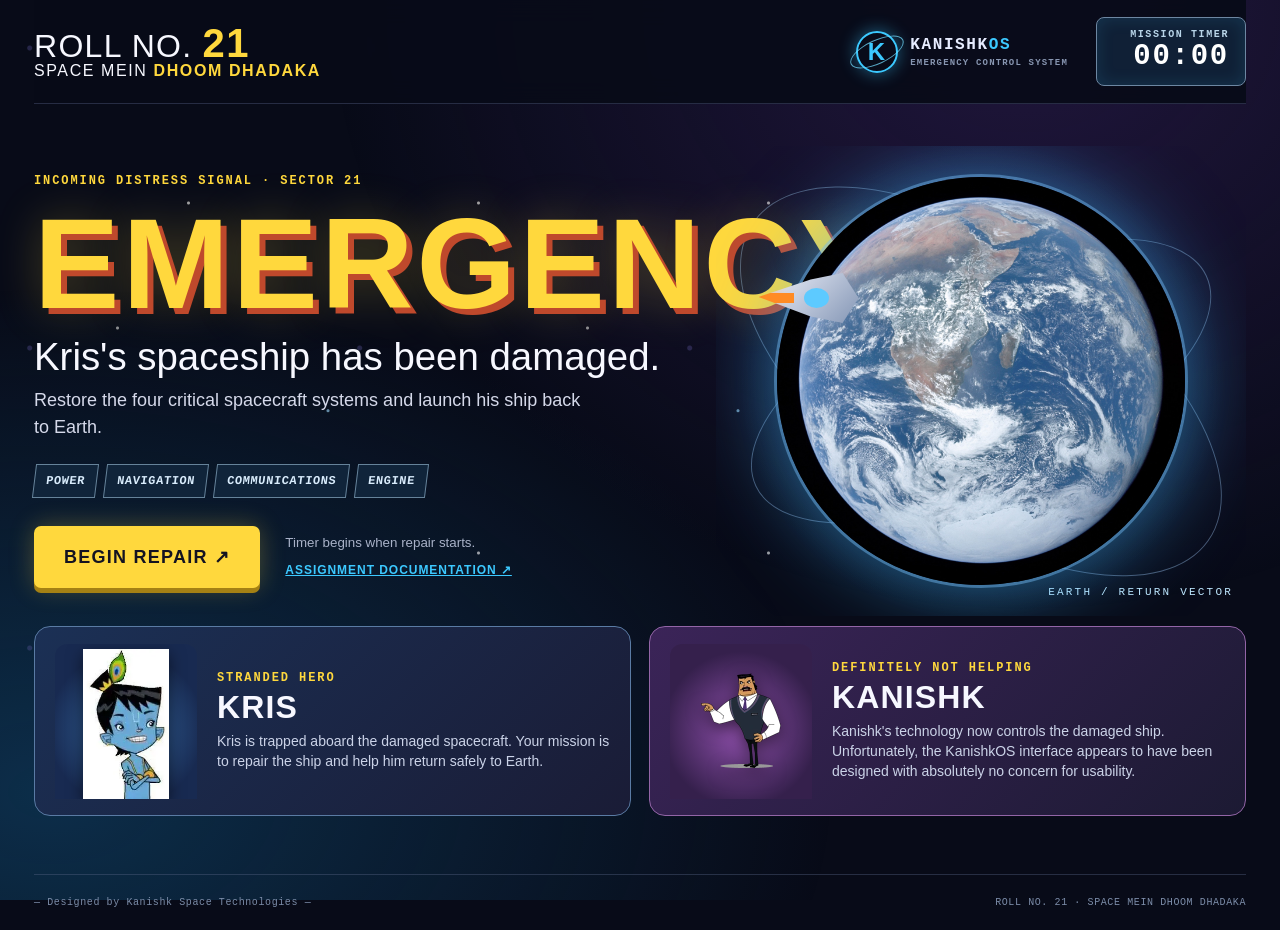
<file: index.html>
<!doctype html>
<html lang="en">
<head>
  <meta charset="utf-8">
  <meta name="viewport" content="width=device-width, initial-scale=1">
  <meta name="theme-color" content="#080b18">
  <title>Roll No. 21: Space Mein Dhoom Dhadaka | KanishkOS</title>
  <link rel="stylesheet" href="styles.css?v=20261001-2">
  <script src="app.js?v=4" defer></script>
</head>
<body>
  <div class="site-shell">
    <header class="site-header">
      <button type="button" id="brand-home" class="brand" aria-label="Return to mission home" title="Mission home">
        <span class="brand-roll">ROLL NO. <strong>21</strong></span>
        <span class="brand-title">SPACE MEIN <b>DHOOM DHADAKA</b></span>
      </button>
      <div class="os-brand"><span class="orbit-logo" aria-hidden="true">K</span><span>KANISHK<span class="os-blue">OS</span><small>EMERGENCY CONTROL SYSTEM</small></span></div>
      <div class="timer" aria-live="off"><span>MISSION TIMER</span><strong id="timer-display">00:00</strong></div>
    </header>

    <main>
      <section id="intro-screen" class="screen intro-screen" aria-labelledby="intro-title">
        <div class="intro-grid">
          <div class="intro-copy">
            <p class="eyebrow warning-text">INCOMING DISTRESS SIGNAL · SECTOR 21</p>
            <h1 id="intro-title">EMERGENCY<span class="bang">!</span></h1>
            <p class="intro-lede">Kris's spaceship has been damaged.</p>
            <p class="intro-description">Restore the four critical spacecraft systems and launch his ship back to Earth.</p>
            <div class="system-names" aria-label="Systems to restore"><span>POWER</span><span>NAVIGATION</span><span>COMMUNICATIONS</span><span>ENGINE</span></div>
            <div class="intro-actions"><button type="button" id="begin-repair" class="button button-primary button-huge"><span id="begin-repair-label">BEGIN REPAIR</span> <span aria-hidden="true">↗</span></button><div><small id="intro-timer-note">Timer begins when repair starts.</small><a href="documentation.html" target="_blank" rel="noopener">ASSIGNMENT DOCUMENTATION ↗</a></div></div>
          </div>
          <div class="intro-art" aria-hidden="true"><div class="orbit orbit-one"></div><div class="orbit orbit-two"></div><img src="assets/earth.jpg" alt=""><div class="ship-shape"><span></span></div><div class="art-label">EARTH / RETURN VECTOR</div></div>
        </div>
        <div class="character-row">
          <article class="character-card kris-card"><div class="portrait"><img src="assets/kris.webp" alt="Kris from Roll No. 21"></div><div><p class="eyebrow">STRANDED HERO</p><h2>KRIS</h2><p>Kris is trapped aboard the damaged spacecraft. Your mission is to repair the ship and help him return safely to Earth.</p></div></article>
          <article class="character-card kanishk-card"><div class="portrait"><img src="assets/kanishk.webp" alt="Kanishk from Roll No. 21"></div><div><p class="eyebrow">DEFINITELY NOT HELPING</p><h2>KANISHK</h2><p>Kanishk's technology now controls the damaged ship. Unfortunately, the KanishkOS interface appears to have been designed with absolutely no concern for usability.</p></div></article>
        </div>
      </section>

      <section id="power-screen" class="screen subsystem" hidden aria-labelledby="power-title">
        <div class="screen-top"><div><p class="eyebrow">SYSTEM 01 / CORE OPERATIONS</p><h1 id="power-title">REACTOR POWER RESTORATION</h1></div><div class="speech">“Can we please get the power back?” <b>— KRIS</b></div></div>
        <nav class="system-nav" aria-label="Subsystem navigation"><button type="button" class="current" data-screen="power-screen" aria-current="page">POWER</button><button type="button" data-screen="navigation-screen">NAVIGATION</button><button type="button" data-screen="communications-screen">COMMS</button><button type="button" data-screen="engine-screen">ENGINE</button></nav>
        <div class="utility-row"><button type="button" class="utility-button" data-help="power">? KANISHKOS HELP</button><button type="button" class="utility-button launch-control">LAUNCH CONTROL ↗</button></div>
        <div class="dashboard-grid power-grid">
          <div class="stack"><article class="panel reactor-panel"><div class="panel-heading"><span>CORE CAPACITY</span><span>RX-21 / NOMINAL</span></div><div class="capacity"><span>TOTAL REACTOR CAPACITY</span><strong>100 <small>UNITS</small></strong></div><div class="reactor-rings" aria-hidden="true"><span></span><span></span><i></i></div><p class="fine-print">Allocate all uncommitted reactor capacity to the Propulsion Reserve.</p><div class="allocation-list"><h3>CURRENT REQUIRED ALLOCATIONS</h3><div><span>LIFE SUPPORT</span><b>31 UNITS</b></div><div><span>NAVIGATION</span><b>18 UNITS</b></div><div><span>COMMUNICATIONS</span><b>16 UNITS</b></div></div></article><article class="promo"><span class="promo-tag">EXCLUSIVE // OPTIONAL</span><h2>KANISHKOS <em>PREMIUM</em><br>PROPULSION™</h2><p>Because basic survival is not enough.</p><button type="button" class="button button-promo upgrade-button">UPGRADE NOW ↗</button></article></div>
          <div class="stack"><article class="panel"><div class="panel-heading"><span>ENERGY CONFIGURATION MATRIX</span><span>08 CONTROL CHANNELS</span></div><div class="control-grid"><label class="control important-control">PROPULSION RESERVE ALLOCATION <span>UNIT ENTRY</span><input id="power-allocation" type="number" min="0" max="100" inputmode="numeric" placeholder="--"></label><label class="control">AUXILIARY CORE BIAS <output for="aux-bias" id="aux-bias-output">43%</output><input id="aux-bias" type="range" min="0" max="100" value="43" data-output="aux-bias-output" data-suffix="%"></label><label class="control">REACTOR HARMONIC OFFSET <output for="harmonic" id="harmonic-output">12 Hz</output><input id="harmonic" type="range" min="0" max="30" value="12" data-output="harmonic-output" data-suffix=" Hz"></label><label class="control">SHIELD RESERVE PREFERENCE <span id="shield-readout">BALANCED</span><select id="shield-reserve"><option>BALANCED</option><option>PRIORITY</option><option>STANDBY</option></select></label><label class="control">THERMAL DELTA OVERRIDE <output for="thermal-delta" id="thermal-output">+2.4K</output><input id="thermal-delta" type="range" min="0" max="50" value="24" data-output="thermal-output" data-thermal="true"></label><label class="control">SECONDARY FLUX COUPLER <span id="flux-readout">MODE B</span><select id="flux-coupler"><option>MODE B</option><option>MODE A</option><option>MODE C</option></select></label><label class="control">EMERGENCY BUS SCALING <output for="bus-scaling" id="bus-output">62%</output><input id="bus-scaling" type="range" min="0" max="100" value="62" data-output="bus-output" data-suffix="%"></label><label class="control">MAIN GRID COMPENSATION <span id="grid-readout">AUTO</span><select id="grid-compensation"><option>AUTO</option><option>MANUAL</option><option>OFF</option></select></label></div><button type="button" id="resolve-power" class="button button-secondary full">RESOLVE ENERGY CONFIGURATION</button><p id="power-message" class="local-message" role="status"></p></article><article class="panel status-panel"><div class="status-display" id="power-status"><span class="status-light"></span><strong>REACTOR INACTIVE</strong></div><button type="button" id="shutdown-core" class="button button-shutdown" hidden>SHUT DOWN CORE</button></article></div>
        </div>
      </section>

      <section id="navigation-screen" class="screen subsystem" hidden aria-labelledby="navigation-title">
        <div class="screen-top"><div><p class="eyebrow">ASTROGRAPHY / REGISTRY ACCESS</p><h1 id="navigation-title">CELESTIAL DESTINATION REGISTRY</h1></div><div class="speech">“Earth. We are trying to go to Earth.” <b>— KRIS</b></div></div>
        <nav class="system-nav" aria-label="Subsystem navigation"><button type="button" data-screen="communications-screen">SIGNAL</button><button type="button" class="current" data-screen="navigation-screen" aria-current="page">ROUTE</button><button type="button" data-screen="engine-screen">DRIVE</button><button type="button" data-screen="power-screen">REACTOR</button></nav>
        <div class="utility-row"><button type="button" class="utility-button" data-help="navigation">? KANISHKOS HELP</button><button type="button" class="utility-button launch-control">LAUNCH CONTROL ↗</button></div>
        <div class="dashboard-grid navigation-grid"><div class="stack"><div class="star-map panel"><div class="map-top"><span>OBSERVATION ARRAY // 004-A</span><span>LIVE CELESTIAL VIEW</span></div><div class="map-orbit orbit-a"></div><div class="map-orbit orbit-b"></div><div class="map-orbit orbit-c"></div><div class="map-sun"></div><div class="map-planet planet-a"></div><div class="map-planet planet-b"></div><div class="map-planet planet-c"></div><img src="assets/earth.jpg" alt="Earth in the destination star map"><div class="map-caption">SOL SYSTEM / REFERENCE IMAGING</div><p class="map-instruction">Destination registry levels must be resolved before a transit vector is applied.</p></div><article class="promo"><span class="promo-tag">FEATURED EXPEDITION</span><h2>EXPLORE SATURN WITH <em>KANISHKOS PREMIUM™</em></h2><p>The rings are complimentary. The directions are not.</p><button type="button" class="button button-promo upgrade-button">UPGRADE NOW ↗</button></article></div><div class="stack"><article class="panel registry-panel"><div class="panel-heading"><span>DESTINATION TREE</span><span>REGISTRY 21-B</span></div><p class="fine-print">Resolve each registry level to expose the next designation.</p><div class="registry-fields"><label>01 / GALACTIC REGISTRY<select id="galaxy"><option value="">CHOOSE REGISTRY</option><option>Andromeda</option><option>Triangulum</option><option>Milky Way</option><option>Sombrero</option><option>Archived Region</option></select></label><label id="region-wrap" hidden>02 / LOCAL REGION<select id="region"><option value="">CHOOSE REGION</option><option>Perseus Arm</option><option>Orion Spur</option><option>Sagittarius Arm</option><option>Galactic Core</option><option>Outer Archive</option></select></label><label id="stellar-wrap" hidden>03 / STELLAR SYSTEM<select id="stellar"><option value="">CHOOSE SYSTEM</option><option>Alpha Centauri</option><option>Sirius</option><option>Sol</option><option>Vega</option><option>Proxima Registry</option></select></label><label id="classification-wrap" hidden>04 / PLANETARY CLASSIFICATION<select id="classification"><option value="">CHOOSE CLASS</option><option>Gas Giants</option><option>Outer Objects</option><option>Terrestrial Worlds</option><option>Satellite Registry</option><option>Debris Zones</option></select></label><fieldset id="destination-wrap" hidden><legend>05 / DESTINATION</legend><div class="destination-options" id="destination-options"><button type="button" data-destination="Mars">Mars</button><button type="button" data-destination="Luna">Luna</button><button type="button" data-destination="Mercury">Mercury</button><button type="button" data-destination="Venus">Venus</button><button type="button" data-destination="Earth">Earth</button><button type="button" data-destination="Orbital Platform">Orbital Platform</button><button type="button" data-destination="Asteroid Relay">Asteroid Relay</button></div></fieldset></div><button type="button" id="apply-vector" class="button button-secondary full">APPLY VECTOR</button><p id="navigation-message" class="local-message" role="status"></p></article><article class="panel status-panel"><div class="status-display" id="navigation-status"><span class="status-light"></span><strong>VECTOR NOT LOCKED</strong></div></article></div></div>
      </section>

      <section id="communications-screen" class="screen subsystem" hidden aria-labelledby="communications-title">
        <div class="screen-top"><div><p class="eyebrow">SIGNAL SERVICES / CHANNEL 21</p><h1 id="communications-title">EARTH RELAY COMMUNICATION ARRAY</h1></div><div class="speech">“Why can't this thing just show the code again?” <b>— KRIS</b></div></div>
        <nav class="system-nav" aria-label="Subsystem navigation"><button type="button" data-screen="engine-screen">PROPULSION</button><button type="button" data-screen="power-screen">POWER</button><button type="button" class="current" data-screen="communications-screen" aria-current="page">COMMUNICATIONS</button><button type="button" data-screen="navigation-screen">DESTINATION</button></nav>
        <div class="utility-row"><button type="button" class="utility-button" data-help="communications">? KANISHKOS HELP</button><button type="button" class="utility-button launch-control">LAUNCH CONTROL ↗</button></div>
        <div class="dashboard-grid communications-grid"><div class="stack"><article class="panel signal-visual"><div class="panel-heading"><span>LONG-RANGE UPLINK</span><span>EARTH / K21</span></div><div class="signal-rings"><span></span><span></span><span></span><img src="assets/earth.jpg" alt="Earth signal target"></div><div class="signal-lines" aria-hidden="true"></div><p class="signal-caption">CARRIER FREQUENCY // 21.4187 THz</p></article><article class="promo"><span class="promo-tag">COMMUNICATIONS ENHANCEMENT</span><h2>KANISHKOS <em>HYPERSIGNAL+</em></h2><p>Why communicate normally?</p><button type="button" class="button button-promo upgrade-button">UPGRADE NOW ↗</button></article></div><div class="stack"><article class="panel comm-panel"><div class="panel-heading"><span>RELAY SERVICE</span><span>AUTHORIZATION REQUIRED</span></div><div id="comm-code-stage" class="comm-stage"><p class="fine-print">This identifier will be required to establish the Earth transmission.</p><div class="code-card"><span>EARTH RELAY ACQUIRED</span><small>SECURE RELAY IDENTIFIER</small><strong>K21-4187-X</strong></div><button type="button" id="proceed-transmitter" class="button button-secondary full">PROCEED TO TRANSMITTER</button></div><div id="comm-transmitter-stage" class="comm-stage" hidden><h2>TRANSMITTER AUTHENTICATION</h2><p class="fine-print noisy-instruction">Insert the acquired identifier into the secure carrier authentication field.</p><label class="field-label" for="relay-identifier">RELAY IDENTIFIER</label><input id="relay-identifier" type="text" autocomplete="off" spellcheck="false" placeholder="K21-####-X — UPPERCASE FORMAT"><button type="button" id="establish-relay" class="button button-secondary full">ESTABLISH RELAY</button><button type="button" id="reacquire-relay" class="text-button">REACQUIRE RELAY ↶</button></div><p id="communications-message" class="local-message" role="status"></p></article><article class="panel status-panel"><div class="status-display" id="communications-status"><span class="status-light"></span><strong>EARTH LINK INACTIVE</strong></div></article></div></div>
      </section>

      <section id="engine-screen" class="screen subsystem" hidden aria-labelledby="engine-title">
        <div class="screen-top"><div><p class="eyebrow">DEPARTURE SYSTEMS / RESTRICTED</p><h1 id="engine-title">PROPULSIVE DEPARTURE SUBSYSTEM</h1></div><div class="speech">“I have absolutely no idea what ‘gravitic stabilization’ means.” <b>— KRIS</b></div></div>
        <nav class="system-nav" aria-label="Subsystem navigation"><button type="button" data-screen="navigation-screen">NAV</button><button type="button" class="current" data-screen="engine-screen" aria-current="page">ENGINE CONTROL</button><button type="button" data-screen="power-screen">CORE</button><button type="button" data-screen="communications-screen">RADIO</button></nav>
        <div class="utility-row"><button type="button" class="utility-button" data-help="engine">? KANISHKOS HELP</button><button type="button" class="utility-button launch-control">LAUNCH CONTROL ↗</button></div>
        <p class="engine-lede">Initiate auxiliary gravitic propulsion stabilization prior to heliocentric trajectory reconciliation.</p>
        <div class="dashboard-grid engine-grid"><div class="stack"><article class="panel engine-settings"><div class="panel-heading"><span>PHASE INTERLOCK CONFIGURATION</span><span>G-PROP / 07</span></div><label class="field-label" for="engine-mode">OPERATING MODE</label><select id="engine-mode"><option>MVR-2</option><option>PRE-ACTIVE</option><option>SAFE-BURN</option><option>AUXILIARY</option><option>TRANSIT</option><option>STANDBY+</option></select><label class="field-label" for="thermal-bypass">THERMAL BYPASS</label><select id="thermal-bypass"><option>ON</option><option>OFF</option></select><div class="engine-switches"><label><input type="checkbox" id="field-sync"> FIELD SYNCHRONIZER</label><label><input type="checkbox" id="aux-dampener"> AUXILIARY DAMPENER</label><label><input type="checkbox" id="burn-permission"> PRIMARY BURN PERMISSION</label><label><input type="checkbox" id="safety-suppression"> SAFETY SUPPRESSION</label></div><p class="fake-readout" id="engine-switch-readout">FIELD ARRAY / PASSIVE</p></article><article class="panel engine-reference"><div class="panel-heading"><span>ENGINE OPERATING REFERENCE</span><span>DOC G-7</span></div><p>Prior to terminal propulsion execution, the primary thermal bypass channel must remain non-active while the Safe-Burn profile is engaged. Propulsive departure authorization may occur only after preliminary priming and armature resolution have completed.</p><p>Transit vector reconciliation requires stabilized gravitic field harmonics and valid phase interlock telemetry.</p></article></div><div class="stack"><article class="panel action-panel"><div class="panel-heading"><span>TECHNICAL ACTION ARRAY</span><span>MANUAL INPUT</span></div><div class="action-grid"><button type="button" data-engine-action="calibrate">CALIBRATE</button><button type="button" data-engine-action="prime">PRIME</button><button type="button" data-engine-action="synchronize">SYNCHRONIZE</button><button type="button" data-engine-action="diagnostic">DIAGNOSTIC</button><button type="button" data-engine-action="purge">PURGE</button><button type="button" data-engine-action="arm">ARM</button><button type="button" data-engine-action="bypass">BYPASS</button><button type="button" data-engine-action="execute">EXECUTE</button></div><p id="engine-message" class="local-message" role="status"></p></article><article class="panel status-panel"><div class="status-display" id="engine-status"><span class="status-light"></span><strong>PROPULSION INACTIVE</strong></div><button type="button" id="engine-shutdown" class="button button-shutdown" hidden>SAFE SHUTDOWN</button></article><article class="promo"><span class="promo-tag">UNLOCK GREATER THRUST</span><h2>PREMIUM <em>DEPARTURE</em> PACKAGE</h2><p>Survival has never looked so expensive.</p><button type="button" class="button button-promo upgrade-button">UPGRADE NOW ↗</button></article></div></div>
      </section>

      <section id="launch-screen" class="screen end-screen" hidden aria-labelledby="launch-title"><div class="end-art"><img src="assets/earth.jpg" alt="Earth, the destination for Kris's ship"><div class="ship-shape"><span></span></div></div><div class="end-content"><p class="eyebrow">KANISHKOS / RETURN AUTHORIZATION</p><h1 id="launch-title">ALL CRITICAL SYSTEMS RESPONDING</h1><p class="end-lede">KRIS'S SHIP IS READY TO RETURN TO EARTH</p><div class="ready-list"><span>POWER — ACTIVE</span><span>NAVIGATION — EARTH LOCKED</span><span>COMMUNICATIONS — CONNECTED</span><span>ENGINE — ACTIVE</span></div><button type="button" id="launch-to-earth" class="button button-primary button-huge">LAUNCH TO EARTH ↗</button></div></section>
      <section id="success-screen" class="screen end-screen success-screen" hidden aria-labelledby="success-title"><div class="end-art"><img src="assets/earth.jpg" alt="Earth viewed from space"><div class="ship-shape"><span></span></div></div><div class="end-content"><p class="eyebrow">RETURN TRAJECTORY CONFIRMED</p><h1 id="success-title">MISSION COMPLETE!</h1><p class="end-lede">KRIS IS ON HIS WAY BACK TO EARTH.</p><div class="final-timer"><span>RESTORATION TIME</span><strong id="final-time">00:00</strong></div><div class="ready-list"><span>POWER RESTORED</span><span>EARTH ROUTE LOCKED</span><span>COMMUNICATION ESTABLISHED</span><span>ENGINE OPERATIONAL</span></div><p class="success-quip">“KanishkOS would like to remind you that confusion is a premium feature.”</p><button type="button" id="retry-mission" class="button button-primary button-huge">RETRY MISSION ↺</button><a class="doc-link" href="documentation.html" target="_blank" rel="noopener">VIEW ASSIGNMENT DOCUMENTATION ↗</a></div></section>
    </main>
    <footer class="site-footer"><span>— Designed by Kanishk Space Technologies —</span><span>ROLL NO. 21 · SPACE MEIN DHOOM DHADAKA</span></footer>
  </div>
  <div id="modal" class="modal-backdrop" hidden><div class="modal-dialog" role="dialog" aria-modal="true" aria-labelledby="modal-title" aria-describedby="modal-body"><button type="button" id="modal-close" class="modal-close" aria-label="Close dialog">×</button><span class="eyebrow">KANISHKOS MESSAGE</span><h2 id="modal-title"></h2><p id="modal-body"></p><button type="button" id="modal-dismiss" class="button button-secondary">ACKNOWLEDGE</button></div></div>
</body>
</html>
</file>
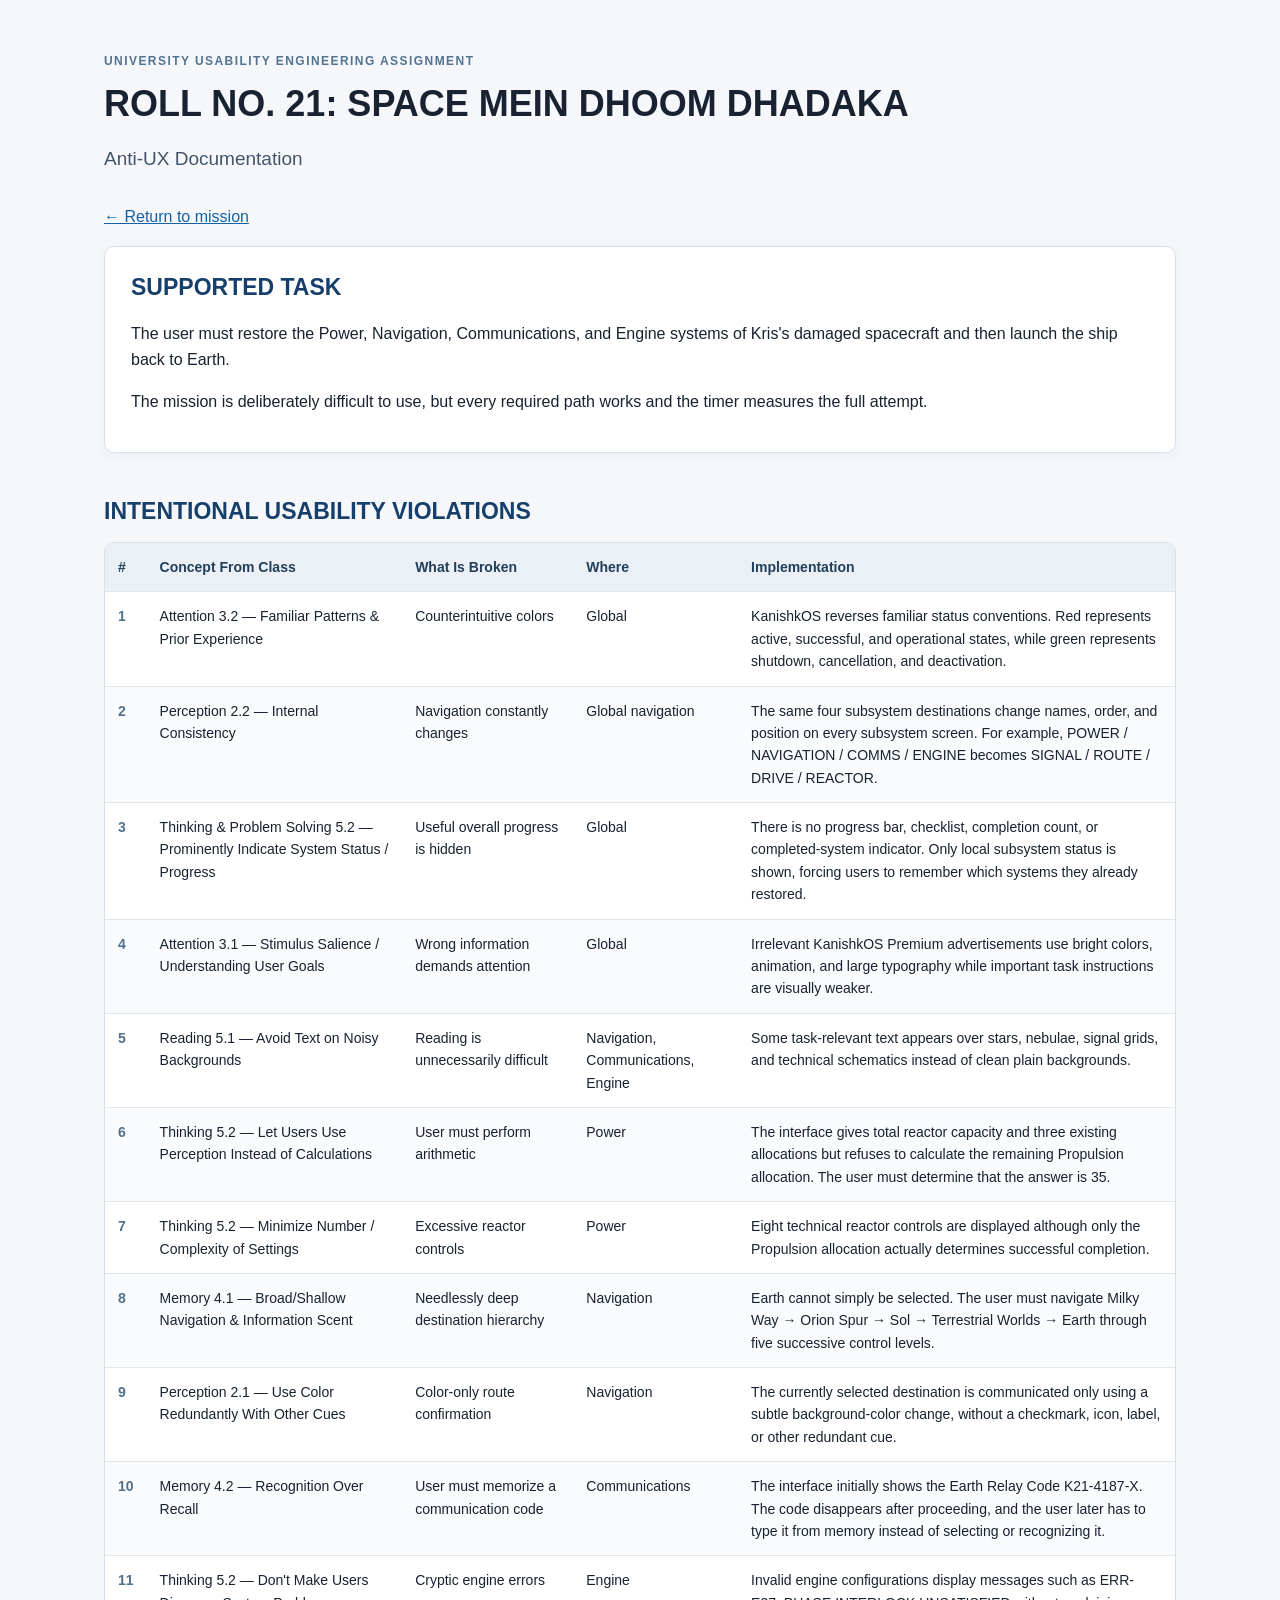
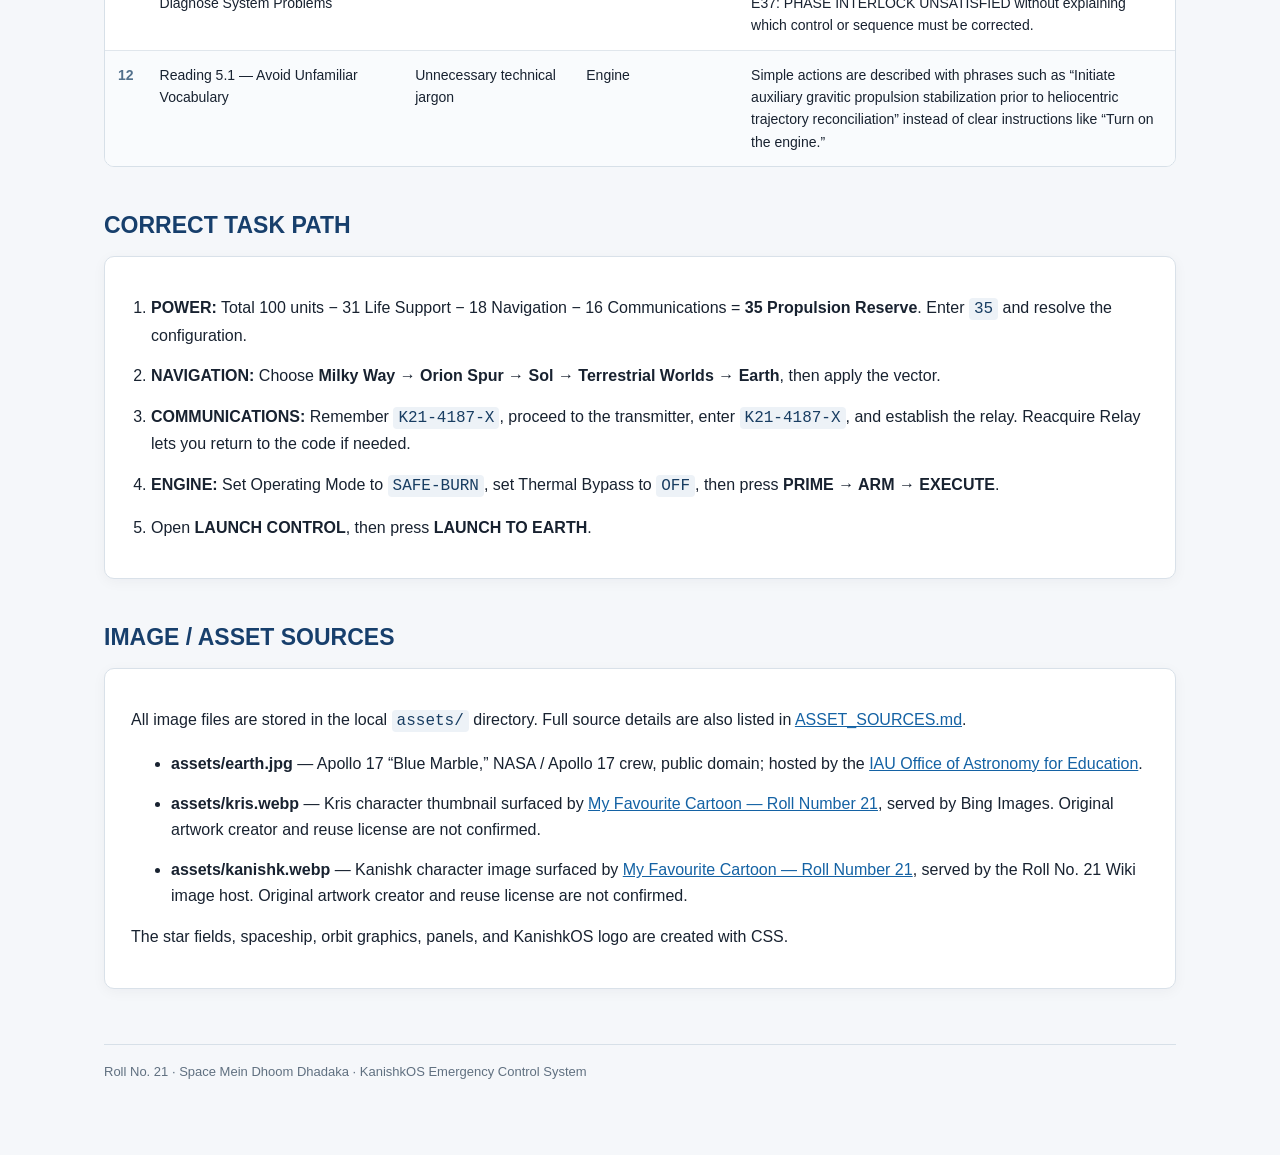
<file: documentation.html>
<!doctype html>
<html lang="en">
<head>
  <meta charset="utf-8">
  <meta name="viewport" content="width=device-width, initial-scale=1">
  <title>Anti-UX Documentation | Roll No. 21</title>
  <style>
    :root{color-scheme:light}*{box-sizing:border-box}body{margin:0;background:#f5f7fa;color:#182230;font:16px/1.6 Arial,Helvetica,sans-serif}main{max-width:1120px;margin:0 auto;padding:40px 24px 80px}h1{font-size:36px;line-height:1.15;margin:8px 0}h2{font-size:23px;margin:40px 0 12px;color:#173f6c}h3{font-size:17px;margin:23px 0 5px}.kicker{color:#537391;text-transform:uppercase;letter-spacing:.12em;font-weight:700;font-size:12px}.lede{font-size:19px;color:#43546a;margin-bottom:30px}.panel{background:#fff;border:1px solid #d9e1e9;border-radius:10px;padding:22px 26px;box-shadow:0 3px 14px #1822300b}.table-wrap{overflow-x:auto;border:1px solid #d7e0e8;border-radius:10px;background:#fff}table{width:100%;border-collapse:collapse;min-width:840px;font-size:14px}th{text-align:left;background:#eaf0f6;color:#213e5a;padding:13px;white-space:nowrap}td{vertical-align:top;padding:13px;border-top:1px solid #e0e6ec}td:first-child{font-weight:700;color:#52708c}tbody tr:nth-child(even){background:#f9fbfd}ol{padding-left:20px}li{margin-bottom:15px}code{background:#edf2f7;border-radius:4px;padding:2px 5px;color:#183d62}a{color:#1462a4}footer{margin-top:55px;border-top:1px solid #d7e0e8;padding-top:17px;color:#607080;font-size:13px}
  </style>
</head>
<body><main>
  <p class="kicker">University Usability Engineering Assignment</p>
  <h1>ROLL NO. 21: SPACE MEIN DHOOM DHADAKA</h1>
  <p class="lede">Anti-UX Documentation</p>
  <p><a href="index.html">← Return to mission</a></p>
  <section class="panel"><h2 style="margin-top:0">SUPPORTED TASK</h2><p>The user must restore the Power, Navigation, Communications, and Engine systems of Kris's damaged spacecraft and then launch the ship back to Earth.</p><p>The mission is deliberately difficult to use, but every required path works and the timer measures the full attempt.</p></section>

  <h2>INTENTIONAL USABILITY VIOLATIONS</h2>
  <div class="table-wrap"><table><thead><tr><th>#</th><th>Concept From Class</th><th>What Is Broken</th><th>Where</th><th>Implementation</th></tr></thead><tbody>
    <tr><td>1</td><td>Attention 3.2 — Familiar Patterns &amp; Prior Experience</td><td>Counterintuitive colors</td><td>Global</td><td>KanishkOS reverses familiar status conventions. Red represents active, successful, and operational states, while green represents shutdown, cancellation, and deactivation.</td></tr>
    <tr><td>2</td><td>Perception 2.2 — Internal Consistency</td><td>Navigation constantly changes</td><td>Global navigation</td><td>The same four subsystem destinations change names, order, and position on every subsystem screen. For example, POWER / NAVIGATION / COMMS / ENGINE becomes SIGNAL / ROUTE / DRIVE / REACTOR.</td></tr>
    <tr><td>3</td><td>Thinking &amp; Problem Solving 5.2 — Prominently Indicate System Status / Progress</td><td>Useful overall progress is hidden</td><td>Global</td><td>There is no progress bar, checklist, completion count, or completed-system indicator. Only local subsystem status is shown, forcing users to remember which systems they already restored.</td></tr>
    <tr><td>4</td><td>Attention 3.1 — Stimulus Salience / Understanding User Goals</td><td>Wrong information demands attention</td><td>Global</td><td>Irrelevant KanishkOS Premium advertisements use bright colors, animation, and large typography while important task instructions are visually weaker.</td></tr>
    <tr><td>5</td><td>Reading 5.1 — Avoid Text on Noisy Backgrounds</td><td>Reading is unnecessarily difficult</td><td>Navigation, Communications, Engine</td><td>Some task-relevant text appears over stars, nebulae, signal grids, and technical schematics instead of clean plain backgrounds.</td></tr>
    <tr><td>6</td><td>Thinking 5.2 — Let Users Use Perception Instead of Calculations</td><td>User must perform arithmetic</td><td>Power</td><td>The interface gives total reactor capacity and three existing allocations but refuses to calculate the remaining Propulsion allocation. The user must determine that the answer is 35.</td></tr>
    <tr><td>7</td><td>Thinking 5.2 — Minimize Number / Complexity of Settings</td><td>Excessive reactor controls</td><td>Power</td><td>Eight technical reactor controls are displayed although only the Propulsion allocation actually determines successful completion.</td></tr>
    <tr><td>8</td><td>Memory 4.1 — Broad/Shallow Navigation &amp; Information Scent</td><td>Needlessly deep destination hierarchy</td><td>Navigation</td><td>Earth cannot simply be selected. The user must navigate Milky Way → Orion Spur → Sol → Terrestrial Worlds → Earth through five successive control levels.</td></tr>
    <tr><td>9</td><td>Perception 2.1 — Use Color Redundantly With Other Cues</td><td>Color-only route confirmation</td><td>Navigation</td><td>The currently selected destination is communicated only using a subtle background-color change, without a checkmark, icon, label, or other redundant cue.</td></tr>
    <tr><td>10</td><td>Memory 4.2 — Recognition Over Recall</td><td>User must memorize a communication code</td><td>Communications</td><td>The interface initially shows the Earth Relay Code K21-4187-X. The code disappears after proceeding, and the user later has to type it from memory instead of selecting or recognizing it.</td></tr>
    <tr><td>11</td><td>Thinking 5.2 — Don't Make Users Diagnose System Problems</td><td>Cryptic engine errors</td><td>Engine</td><td>Invalid engine configurations display messages such as ERR-E37: PHASE INTERLOCK UNSATISFIED without explaining which control or sequence must be corrected.</td></tr>
    <tr><td>12</td><td>Reading 5.1 — Avoid Unfamiliar Vocabulary</td><td>Unnecessary technical jargon</td><td>Engine</td><td>Simple actions are described with phrases such as “Initiate auxiliary gravitic propulsion stabilization prior to heliocentric trajectory reconciliation” instead of clear instructions like “Turn on the engine.”</td></tr>
  </tbody></table></div>

  <h2>CORRECT TASK PATH</h2>
  <div class="panel"><ol>
    <li><strong>POWER:</strong> Total 100 units − 31 Life Support − 18 Navigation − 16 Communications = <strong>35 Propulsion Reserve</strong>. Enter <code>35</code> and resolve the configuration.</li>
    <li><strong>NAVIGATION:</strong> Choose <strong>Milky Way → Orion Spur → Sol → Terrestrial Worlds → Earth</strong>, then apply the vector.</li>
    <li><strong>COMMUNICATIONS:</strong> Remember <code>K21-4187-X</code>, proceed to the transmitter, enter <code>K21-4187-X</code>, and establish the relay. Reacquire Relay lets you return to the code if needed.</li>
    <li><strong>ENGINE:</strong> Set Operating Mode to <code>SAFE-BURN</code>, set Thermal Bypass to <code>OFF</code>, then press <strong>PRIME → ARM → EXECUTE</strong>.</li>
    <li>Open <strong>LAUNCH CONTROL</strong>, then press <strong>LAUNCH TO EARTH</strong>.</li>
  </ol></div>

  <h2>IMAGE / ASSET SOURCES</h2>
  <div class="panel"><p>All image files are stored in the local <code>assets/</code> directory. Full source details are also listed in <a href="assets/ASSET_SOURCES.md">ASSET_SOURCES.md</a>.</p><ul><li><strong>assets/earth.jpg</strong> — Apollo 17 “Blue Marble,” NASA / Apollo 17 crew, public domain; hosted by the <a href="https://astro4edu.org/fr/resources/media/q124ZA8aq21/">IAU Office of Astronomy for Education</a>.</li><li><strong>assets/kris.webp</strong> — Kris character thumbnail surfaced by <a href="https://abhishek-galatagi.github.io/My-Favorite-Cartoon/">My Favourite Cartoon — Roll Number 21</a>, served by Bing Images. Original artwork creator and reuse license are not confirmed.</li><li><strong>assets/kanishk.webp</strong> — Kanishk character image surfaced by <a href="https://abhishek-galatagi.github.io/My-Favorite-Cartoon/">My Favourite Cartoon — Roll Number 21</a>, served by the Roll No. 21 Wiki image host. Original artwork creator and reuse license are not confirmed.</li></ul><p>The star fields, spaceship, orbit graphics, panels, and KanishkOS logo are created with CSS.</p></div>
  <footer>Roll No. 21 · Space Mein Dhoom Dhadaka · KanishkOS Emergency Control System</footer>
</main></body></html>
</file>
<file: styles.css>
/* Base */
:root{--space-black:#080b18;--space-navy:#10152b;--panel-purple:#271d46;--electric-blue:#3cc9ff;--comic-yellow:#ffd83d;--active-red:#e33b3b;--shutdown-green:#35b965;--panel-gray:#9da4b3;--muted-gray:#737a8c;--line:#34415f;--white:#f7f8ff}
*{box-sizing:border-box}html{scroll-behavior:smooth}body{margin:0;background:#080b18;color:var(--white);font-family:Arial,Helvetica,sans-serif}body:before{content:"";position:fixed;inset:0;pointer-events:none;z-index:-1;background:radial-gradient(circle at 9% 16%,#615ba755 0 2px,transparent 3px),radial-gradient(circle at 80% 11%,#9fdaff99 0 1px,transparent 2px),radial-gradient(circle at 65% 58%,#fff9 0 1px,transparent 2px),radial-gradient(circle at 25% 82%,#fff8 0 1px,transparent 2px),radial-gradient(ellipse at 80% 0,#37205e88,transparent 48%),radial-gradient(ellipse at 4% 88%,#104d7688,transparent 45%);background-size:330px 300px,410px 370px,290px 350px,470px 400px,100% 100%,100% 100%}button,input,select{font:inherit}button{cursor:pointer}button:focus-visible,a:focus-visible,input:focus-visible,select:focus-visible{outline:3px solid var(--comic-yellow);outline-offset:3px}a{color:var(--electric-blue)}[hidden]{display:none!important}.site-shell{max-width:1440px;margin:auto;min-height:100vh;padding:0 34px;display:flex;flex-direction:column}main{flex:1}.screen{padding:32px 0 58px}.eyebrow,.panel-heading,.field-label,.utility-button,.system-nav,.site-footer,.fine-print,.local-message,.timer,.control,.registry-fields,.promo-tag{font-family:"Courier New",monospace}.eyebrow{margin:0 0 11px;color:var(--electric-blue);font-size:12px;font-weight:800;letter-spacing:.16em}.warning-text{color:var(--comic-yellow)}h1,h2,h3,p{margin-top:0}h1{font-family:Impact,"Arial Black",sans-serif;letter-spacing:.025em;font-weight:900;line-height:1.02}h2{font-family:Impact,"Arial Black",sans-serif;letter-spacing:.035em}.button{border:0;border-radius:7px;padding:14px 22px;font-weight:900;letter-spacing:.07em;transition:transform .15s,box-shadow .2s}.button:hover{transform:translateY(-2px)}.button-primary{color:#141321;background:var(--comic-yellow);box-shadow:0 5px 0 #a58114,0 0 24px #ffd83d44}.button-secondary{color:#d9e4f9;background:#293a58;border:1px solid #7891bd;box-shadow:0 3px 0 #11192b}.button-secondary:hover{background:#344a6d}.button-huge{padding:20px 30px;font-size:18px}.full{width:100%;margin-top:20px}.button-shutdown{background:var(--shutdown-green);color:#091910;padding:10px 16px;font-size:12px}.text-button{border:0;background:none;padding:12px 0;color:var(--electric-blue);text-decoration:underline;font-weight:700}.local-message{min-height:2.2em;margin:17px 0 0;color:#a7b4c8;font-size:12px;font-weight:800;line-height:1.5;letter-spacing:.04em}.local-message.positive{color:#ffb2b2}

/* KanishkOS Header */
.brand{border:0;background:none;color:inherit;text-align:left;padding:0;cursor:pointer}.brand:hover .brand-title{text-decoration:underline;text-decoration-color:var(--comic-yellow);text-underline-offset:3px}
.site-header{position:sticky;top:0;z-index:10;display:flex;align-items:center;gap:28px;min-height:104px;border-bottom:1px solid #64709855;background:#080b18ed;backdrop-filter:blur(12px)}.brand{display:flex;flex-direction:column;flex:1}.brand-roll{font-family:Impact,"Arial Black",sans-serif;font-size:32px;line-height:.95;letter-spacing:.04em}.brand-roll strong{color:var(--comic-yellow);font-size:40px}.brand-title{font-family:Impact,"Arial Black",sans-serif;letter-spacing:.1em;font-size:16px}.brand-title b{color:var(--comic-yellow)}.os-brand{display:flex;align-items:center;gap:12px;color:#e7ecff;font-family:"Courier New",monospace;font-weight:900;letter-spacing:.1em;font-size:16px}.os-brand small{display:block;color:#8896b1;font-size:9px;letter-spacing:.13em;margin-top:4px}.os-blue{color:var(--electric-blue)}.orbit-logo{height:42px;width:42px;border:2px solid var(--electric-blue);border-radius:50%;display:grid;place-items:center;color:var(--electric-blue);font-family:Impact,sans-serif;font-size:24px;position:relative;box-shadow:0 0 17px #3cc9ff77}.orbit-logo:after{content:"";position:absolute;inset:7px -10px;border:1px solid #73ddffbb;border-radius:50%;transform:rotate(-25deg)}

/* Timer */
.timer{margin-left:auto;text-align:right;min-width:150px;padding:11px 16px;border:1px solid #6d87a2;background:#102036;border-radius:8px;box-shadow:inset 0 0 17px #3cc9ff22}.timer span{display:block;color:#b9d5e9;font-size:10px;font-weight:900;letter-spacing:.16em}.timer strong{display:block;color:#fff;font-size:29px;line-height:1.15;letter-spacing:.06em;font-variant-numeric:tabular-nums}

/* Intro */
.intro-screen{padding-top:42px}.intro-grid{display:grid;grid-template-columns:minmax(0,1fr) minmax(330px,.8fr);gap:20px;align-items:center;min-height:455px}.intro-copy{position:relative;z-index:1;padding:25px 0}.intro-copy h1{font-size:clamp(68px,10vw,138px);margin:0;color:var(--comic-yellow);text-shadow:6px 6px 0 #bf492c,0 0 45px #ffd83d44}.bang{color:#ff5a4b}.intro-lede{font-family:Impact,"Arial Black",sans-serif;font-size:clamp(25px,3vw,42px);margin:5px 0 8px}.intro-description{max-width:550px;color:#d5d9ea;font-size:18px;line-height:1.5}.system-names{display:flex;flex-wrap:wrap;gap:8px;margin:23px 0 28px}.system-names span{border:1px solid #66839a;background:#10243a;color:#d9ecfc;padding:9px 11px;font-family:"Courier New",monospace;font-size:12px;font-weight:900;letter-spacing:.05em;transform:skew(-7deg)}.intro-actions{display:flex;align-items:center;gap:25px}.intro-actions small{display:block;color:#a9b2c8;margin-bottom:10px}.intro-actions a{font-size:12px;letter-spacing:.08em;font-weight:800}.intro-art{position:relative;min-height:470px;display:grid;place-items:center;overflow:hidden}.intro-art:before{content:"";position:absolute;width:94%;aspect-ratio:1;background:radial-gradient(circle,#4e76ab33 0 30%,transparent 70%);border-radius:50%}.intro-art img{width:min(77%,460px);aspect-ratio:1;object-fit:cover;border-radius:50%;box-shadow:0 0 0 3px #72b7ed77,0 0 85px #38b8ff99;z-index:1}.orbit{position:absolute;border:1px solid #7c9abf88;border-radius:50%;transform:rotate(-25deg)}.orbit-one{width:94%;height:45%}.orbit-two{width:105%;height:58%;transform:rotate(35deg)}.ship-shape{position:absolute;z-index:2;left:8%;top:27%;width:100px;height:50px;background:linear-gradient(135deg,#f5f7ff,#8496b5);clip-path:polygon(0 48%,52% 13%,84% 0,100% 50%,84% 100%,52% 87%);filter:drop-shadow(0 0 15px #fff)}.ship-shape:after{content:"";position:absolute;inset:15px 30px 15px 45px;background:#5dcaff;border-radius:50%}.ship-shape span{position:absolute;left:0;top:20px;width:35px;height:10px;background:#ff8b24;box-shadow:-18px 0 17px #ff7a16}.art-label{position:absolute;bottom:18px;right:13px;color:#bfe8ff;font-family:"Courier New",monospace;font-size:11px;letter-spacing:.2em}.character-row{display:grid;grid-template-columns:1fr 1fr;gap:18px;margin-top:10px}.character-card{display:grid;grid-template-columns:142px 1fr;gap:20px;min-height:190px;align-items:center;background:linear-gradient(135deg,#1b3055,#1a1c36);border:1px solid #5a7ba4;border-radius:16px;padding:16px 20px;overflow:hidden}.kanishk-card{background:linear-gradient(135deg,#3b2458,#1c1a33);border-color:#9365a7}.portrait{height:155px;align-self:end;display:flex;justify-content:center;align-items:end;border-radius:12px 12px 0 0;background:radial-gradient(circle at 50% 55%,#3970ad,#182a51 70%);overflow:hidden}.kanishk-card .portrait{background:radial-gradient(circle at 50% 55%,#9151ae,#35204c 70%)}.portrait img{max-height:150px;max-width:100%;object-fit:contain;filter:drop-shadow(0 5px 8px #0008)}.character-card .eyebrow{margin-bottom:4px;color:#ffd83d}.character-card h2{font-size:32px;margin:0 0 5px}.character-card p:last-child{color:#cbd3e8;line-height:1.45;font-size:14px;margin:0}

/* Navigation */
.screen-top{display:flex;justify-content:space-between;align-items:end;gap:30px;margin:8px 0 23px}.screen-top h1{font-size:clamp(34px,4.2vw,59px);margin:0}.speech{max-width:275px;padding:12px 16px;background:#f2f1f8;color:#16203b;border-radius:13px 13px 13px 2px;box-shadow:5px 5px 0 var(--electric-blue);font-family:"Comic Sans MS",Arial,sans-serif;font-size:13px;line-height:1.35;transform:rotate(2deg)}.speech b{display:block;margin-top:5px;text-align:right;font:800 10px "Courier New",monospace}.system-nav{display:flex;flex-wrap:wrap;border:1px solid #5b6a90;background:#172039;padding:5px;gap:5px;border-radius:9px}.system-nav button{flex:1;min-width:120px;border:0;border-bottom:2px solid transparent;background:transparent;color:#c1cee4;padding:14px 10px;font-size:12px;font-weight:900;letter-spacing:.07em}.system-nav button:hover{background:#2b3a56}.system-nav button.current{color:#fff;border-color:var(--electric-blue);background:#24314c}.utility-row{display:flex;justify-content:space-between;margin:12px 0 20px}.utility-button{background:none;border:1px solid #596884;color:#aab9d3;border-radius:5px;padding:8px 11px;font-size:11px;font-weight:900}.utility-button:hover{color:#fff;border-color:var(--electric-blue)}.dashboard-grid{display:grid;grid-template-columns:minmax(0,.95fr) minmax(0,1.05fr);gap:20px}.stack{display:flex;flex-direction:column;gap:20px;min-width:0}.panel{border:1px solid #60739b;background:linear-gradient(145deg,#1b2743ed,#171d34f5);border-radius:13px;padding:22px;box-shadow:inset 0 1px #ffffff22,0 10px 30px #0005;overflow:hidden}.panel-heading{display:flex;justify-content:space-between;gap:12px;align-items:center;color:#b7c9e6;font-size:10px;letter-spacing:.12em;font-weight:900;border-bottom:1px solid #5d729055;padding-bottom:12px;margin-bottom:20px}.panel-heading span:last-child{color:#687c9f;text-align:right}.fine-print{color:#9ca9bd;font-size:12px;line-height:1.55;letter-spacing:.02em}.status-panel{display:flex;justify-content:space-between;align-items:center;gap:15px;min-height:83px;background:#111d33}.status-display{display:flex;align-items:center;gap:13px;font:900 15px "Courier New",monospace;letter-spacing:.07em;color:#98a5bb}.status-light{width:17px;height:17px;flex:none;border-radius:50%;background:#596276;box-shadow:0 0 0 5px #59627622}.status-display.active{color:#ffb4b4}.status-display.active .status-light{background:var(--active-red);box-shadow:0 0 0 5px #e33b3b33,0 0 18px #ff5151}

/* Power */
.reactor-panel{position:relative;min-height:550px}.capacity{display:flex;flex-direction:column;align-items:center;text-align:center;position:relative;z-index:1}.capacity span{font:800 12px "Courier New",monospace;color:#b9c7dd;letter-spacing:.1em}.capacity strong{font:900 64px Impact,sans-serif;color:var(--electric-blue);line-height:1.1;text-shadow:0 0 25px #3cc9ff88}.capacity small{font:900 18px "Courier New",monospace}.reactor-rings{height:175px;display:grid;place-items:center;position:relative}.reactor-rings span{position:absolute;border:2px dashed #3696cc99;border-radius:50%;width:155px;height:155px;transform:rotate(18deg)}.reactor-rings span:nth-child(2){width:120px;height:120px;border-style:solid;border-color:#49d4ff;box-shadow:0 0 20px #3cc9ff66}.reactor-rings i{width:62px;height:62px;background:radial-gradient(circle,#d9ffff,#3dc7ff 65%,#102b66);border-radius:50%;box-shadow:0 0 30px #3cc9ff}.allocation-list{margin-top:25px;background:#0e182d;border:1px solid #405c80;border-radius:8px;padding:17px}.allocation-list h3{font:800 11px "Courier New",monospace;color:#a7b9d6;letter-spacing:.07em}.allocation-list div{display:flex;justify-content:space-between;gap:10px;border-bottom:1px dashed #52617a;padding:11px 0;font:12px "Courier New",monospace}.allocation-list div:last-child{border-bottom:0}.allocation-list b{color:#e9f4ff}.control-grid{display:grid;grid-template-columns:1fr 1fr;gap:11px}.control{display:flex;flex-direction:column;justify-content:space-between;min-height:112px;background:#101b33;border:1px solid #4b6083;border-radius:8px;padding:13px;color:#c3d2e9;font-size:11px;font-weight:900;line-height:1.3;letter-spacing:.04em}.control span,.control output{color:#6dd8ff;font-size:11px;margin:6px 0}.control input[type=number],.control select{margin-top:9px}.control input[type=range]{width:100%;accent-color:#40cafa;margin:13px 0 2px}.control.important-control{border-color:#7699bd}.control input,.control select,.registry-fields select,.engine-settings select,#relay-identifier{width:100%;border:1px solid #7187a8;background:#091327;color:#eef6ff;border-radius:5px;padding:10px;min-height:39px}.control input::placeholder,#relay-identifier::placeholder{color:#8390a4}

/* Anti-UX Utilities */
.promo{border:3px solid var(--comic-yellow);border-radius:13px;padding:20px;background:linear-gradient(115deg,#563a00,#a45b0b 55%,#523c0a);box-shadow:0 0 21px #ffd83d77,inset 0 0 30px #ffe75a33;animation:promoPulse 4s ease-in-out infinite}.promo-tag{background:#fff0a2;color:#392800;padding:4px 8px;font-size:10px;font-weight:900}.promo h2{font-size:clamp(29px,3vw,43px);line-height:.98;color:#fff;margin:15px 0 9px;text-shadow:3px 3px 0 #6a3004}.promo h2 em{font-style:normal;color:var(--comic-yellow)}.promo p{font-size:13px;font-weight:700;color:#fff4c5}.button-promo{background:var(--comic-yellow);color:#302200;box-shadow:0 4px 0 #714e00;font-size:15px}.promo:hover{box-shadow:0 0 30px #ffd83d99,inset 0 0 30px #ffe75a33}@keyframes promoPulse{50%{box-shadow:0 0 30px #ffd83daa,inset 0 0 30px #ffe75a33}}@media(prefers-reduced-motion:reduce){.promo{animation:none}}

/* Navigation System */
.navigation-grid{grid-template-columns:minmax(0,1.25fr) minmax(325px,.75fr)}.star-map{position:relative;min-height:530px;background:radial-gradient(circle at 48% 42%,#3a294d77,transparent 37%),radial-gradient(circle at 66% 20%,#36529355,transparent 38%),repeating-linear-gradient(0deg,transparent 0 39px,#8bcbff14 40px),repeating-linear-gradient(90deg,transparent 0 39px,#8bcbff14 40px),#071529;overflow:hidden}.star-map:before,.engine-reference:before,.signal-visual:before{content:"";position:absolute;inset:0;pointer-events:none;background-image:radial-gradient(#fff9 1px,transparent 2px),radial-gradient(#61cfff88 1px,transparent 2px);background-size:57px 61px,91px 87px;opacity:.65}.map-top,.map-caption{position:relative;z-index:2;font:900 10px "Courier New",monospace;color:#a9d9f5;letter-spacing:.1em;display:flex;justify-content:space-between}.map-orbit{position:absolute;border:1px solid #85b9d566;border-radius:50%;left:50%;top:48%;transform:translate(-50%,-50%) rotate(-20deg)}.orbit-a{width:32%;height:22%}.orbit-b{width:60%;height:42%}.orbit-c{width:90%;height:66%}.map-sun{position:absolute;left:47%;top:43%;width:47px;height:47px;background:#ffdf78;border-radius:50%;box-shadow:0 0 30px #ffb723,0 0 80px #ffb723}.map-planet{position:absolute;border-radius:50%;box-shadow:0 0 15px currentColor}.planet-a{left:31%;top:43%;width:16px;height:16px;background:#ed7d54;color:#ed7d54}.planet-b{left:65%;top:30%;width:21px;height:21px;background:#b7a3da;color:#b7a3da}.planet-c{left:70%;top:64%;width:28px;height:28px;background:#e3b989;color:#e3b989}.star-map img{position:absolute;width:55px;height:55px;object-fit:cover;border-radius:50%;left:19%;top:61%;box-shadow:0 0 15px #3cc9ff}.map-caption{position:absolute;left:22px;bottom:70px}.map-instruction{position:absolute;z-index:2;bottom:0;left:0;right:0;margin:0;padding:13px 22px;background:#08142688;color:#aab6c9;font:11px/1.4 "Courier New",monospace}.registry-fields{display:flex;flex-direction:column;gap:13px}.registry-fields label,.registry-fields fieldset{display:block;border:1px solid #52617f;background:#101b33;border-radius:7px;padding:12px;color:#b8cae7;font-size:11px;font-weight:900;letter-spacing:.06em}.registry-fields select{margin-top:10px}.registry-fields fieldset{margin:0}.registry-fields legend{padding:0 6px}.destination-options{display:grid;grid-template-columns:1fr 1fr;gap:5px}.destination-options button{min-height:35px;border:1px solid #4c627c;background:#29324a;color:#d8e2f5;border-radius:4px;font:11px "Courier New",monospace}.destination-options button.selected{background:#313b50}.destination-options button:hover{border-color:#8094ab}

/* Communications */
.signal-visual{position:relative;min-height:410px;background:radial-gradient(circle at center,#1e537788,#0b1930 55%,#101b33);overflow:hidden}.signal-visual .panel-heading{position:relative;z-index:2}.signal-visual:after{content:"";position:absolute;inset:0;background:repeating-linear-gradient(0deg,transparent 0 24px,#8fb8da1a 25px),repeating-linear-gradient(90deg,transparent 0 24px,#8fb8da1a 25px);pointer-events:none}.signal-rings{height:280px;position:relative;display:grid;place-items:center}.signal-rings span{position:absolute;border:2px solid #58cdff77;border-radius:50%;width:150px;height:150px}.signal-rings span:nth-child(2){width:220px;height:220px;border-color:#58cdff55}.signal-rings span:nth-child(3){width:285px;height:285px;border-color:#58cdff33}.signal-rings img{width:117px;height:117px;object-fit:cover;border-radius:50%;box-shadow:0 0 24px #3cc9ff;z-index:1}.signal-caption{position:relative;z-index:2;color:#9bc7e5;font:11px "Courier New",monospace}.comm-panel{min-height:410px}.code-card{display:flex;flex-direction:column;gap:12px;margin:20px 0;padding:22px;border:1px solid #53bcde;background:linear-gradient(120deg,#143551,#142744);text-align:center}.code-card span{font:900 12px "Courier New",monospace;color:#73dfff}.code-card small{font:10px "Courier New",monospace;color:#b4cce0}.code-card strong{font:900 clamp(24px,3vw,40px) "Courier New",monospace;color:#fff;letter-spacing:.05em}.comm-stage h2{font-size:27px}.noisy-instruction{padding:12px;background:repeating-linear-gradient(0deg,#152342,#152342 8px,#1d304e 9px),#142342}.field-label{display:block;margin:13px 0 8px;color:#c3d4ea;font-size:11px;font-weight:900;letter-spacing:.08em}#relay-identifier{font-family:"Courier New",monospace;font-size:16px}.comm-stage .text-button{display:block;margin:auto}

/* Engine */
.engine-lede{margin:0 0 20px;color:#98a6bd;font:12px/1.6 "Courier New",monospace;max-width:730px}.engine-settings select{margin-bottom:13px}.engine-switches{margin-top:12px;display:grid;grid-template-columns:1fr 1fr;gap:9px}.engine-switches label{background:#111d35;border:1px solid #536686;border-radius:5px;padding:11px;font:10px/1.4 "Courier New",monospace;color:#c7d1e3;cursor:pointer}.engine-switches input{accent-color:#d94b50}.fake-readout{font:10px "Courier New",monospace;color:#8eacbf;margin:18px 0 0}.engine-reference{position:relative;min-height:223px;background:radial-gradient(ellipse at 55% 45%,#763374bb,#242d62aa 55%,#15233e 90%),repeating-linear-gradient(0deg,transparent 0 27px,#8fb8da22 28px);overflow:hidden}.engine-reference:after{content:"";position:absolute;inset:0;pointer-events:none;background:repeating-linear-gradient(90deg,transparent 0 28px,#a7d3ec1b 29px);transform:skew(-10deg)}.engine-reference .panel-heading,.engine-reference p{position:relative;z-index:2}.engine-reference p{font:12px/1.65 "Courier New",monospace;color:#c0c7d5;text-shadow:0 1px 2px #000}.action-grid{display:grid;grid-template-columns:repeat(4,1fr);gap:9px}.action-grid button{min-height:70px;border:1px solid #607697;border-radius:7px;color:#d5e3f6;background:linear-gradient(#2d3c5d,#182944);font:900 11px "Courier New",monospace;letter-spacing:.04em;box-shadow:0 3px 0 #0a1427}.action-grid button:hover{background:#364c73}.action-grid button[data-engine-action=execute]{border-color:#ec8a70;color:#fff;background:#6d3340}.engine-grid .promo h2{font-size:31px}

/* Launch */
.end-screen{min-height:680px;display:grid;grid-template-columns:1fr 1fr;align-items:center;gap:30px}.end-art{min-height:500px;display:grid;place-items:center;position:relative}.end-art:before{content:"";position:absolute;width:85%;aspect-ratio:1;border:1px solid #72abdf77;border-radius:50%;box-shadow:0 0 0 35px #80a8d60c,0 0 0 75px #80a8d608}.end-art img{position:relative;width:min(75%,410px);aspect-ratio:1;object-fit:cover;border-radius:50%;box-shadow:0 0 60px #3cc9ff88}.end-art .ship-shape{left:5%;top:25%;transform:rotate(15deg)}.end-content{position:relative}.end-content h1{font-size:clamp(48px,5.5vw,78px);color:var(--comic-yellow);text-shadow:4px 4px 0 #9c4537;margin:0 0 15px}.end-lede{font:900 23px Impact,sans-serif;letter-spacing:.04em}.ready-list{display:grid;grid-template-columns:1fr 1fr;gap:8px;margin:24px 0}.ready-list span{padding:12px;background:#5b2735;border:1px solid var(--active-red);color:#ffd4d4;border-radius:5px;font:900 11px "Courier New",monospace}.end-content .button-huge{margin-top:10px}.final-timer{display:inline-flex;flex-direction:column;gap:5px;padding:15px 25px;border:2px solid var(--electric-blue);background:#0d263d;border-radius:9px;font-family:"Courier New",monospace}.final-timer span{font-size:11px;letter-spacing:.13em;color:#a5e9ff}.final-timer strong{font-size:48px;line-height:1}.success-quip{color:#a7b3c9;font-style:italic;font-size:13px}.doc-link{display:block;margin-top:19px;font-size:12px;font-weight:800;letter-spacing:.06em}

/* Modal */
.modal-backdrop{position:fixed;inset:0;z-index:20;display:grid;place-items:center;background:#020611cc;padding:18px}.modal-dialog{width:min(100%,480px);position:relative;border:2px solid #68b4d8;background:linear-gradient(145deg,#263956,#171f39);border-radius:13px;padding:28px;box-shadow:0 20px 70px #000b,0 0 25px #3cc9ff44}.modal-dialog h2{font-size:32px;margin:0 30px 10px 0}.modal-dialog p{color:#d0d9ea;line-height:1.5}.modal-close{position:absolute;top:9px;right:12px;border:0;background:none;color:#e8efff;font-size:30px}.site-footer{display:flex;justify-content:space-between;gap:15px;padding:22px 0;border-top:1px solid #57658466;color:#7c8da9;font-size:10px;letter-spacing:.06em}

/* Responsive */
@media(max-width:1050px){.site-shell{padding:0 22px}.dashboard-grid,.navigation-grid{grid-template-columns:1fr 1fr}.screen-top{align-items:start}.speech{max-width:220px}.intro-grid{grid-template-columns:1fr .7fr}.intro-art{min-height:370px}.character-card{grid-template-columns:100px 1fr}.portrait{height:135px}.portrait img{max-height:133px}.action-grid{grid-template-columns:repeat(2,1fr)}}
@media(max-width:760px){.site-header{flex-wrap:wrap;padding:15px 0;gap:10px}.brand{min-width:50%}.brand-roll{font-size:25px}.brand-roll strong{font-size:31px}.brand-title{font-size:11px}.os-brand{order:3;width:100%;font-size:12px}.timer{min-width:105px;padding:7px 10px}.timer strong{font-size:23px}.intro-grid,.character-row,.dashboard-grid,.navigation-grid,.end-screen{grid-template-columns:1fr}.intro-grid{gap:0}.intro-art{min-height:340px}.intro-art img{width:250px}.intro-copy{padding-top:5px}.intro-copy h1{font-size:70px}.intro-actions{flex-wrap:wrap}.character-card{grid-template-columns:100px 1fr}.screen-top{display:block}.speech{max-width:100%;margin-top:20px}.system-nav button{min-width:calc(50% - 5px)}.star-map{min-height:390px}.end-art{min-height:330px}.end-art img{width:240px}.end-screen{gap:0}.site-footer{display:block}.site-footer span{display:block;margin:5px 0}}
@media(max-width:470px){.site-shell{padding:0 14px}.control-grid,.engine-switches,.ready-list{grid-template-columns:1fr}.screen{padding-top:24px}.screen-top h1{font-size:38px}.panel{padding:16px}.intro-copy h1{font-size:60px}.intro-lede{font-size:27px}.intro-art{min-height:290px}.character-card{grid-template-columns:85px 1fr;padding:12px;gap:12px}.character-card h2{font-size:25px}.character-card p:last-child{font-size:12px}.portrait{height:115px}.portrait img{max-height:112px}.action-grid button{min-height:55px}.status-panel{flex-wrap:wrap}}
</file>
